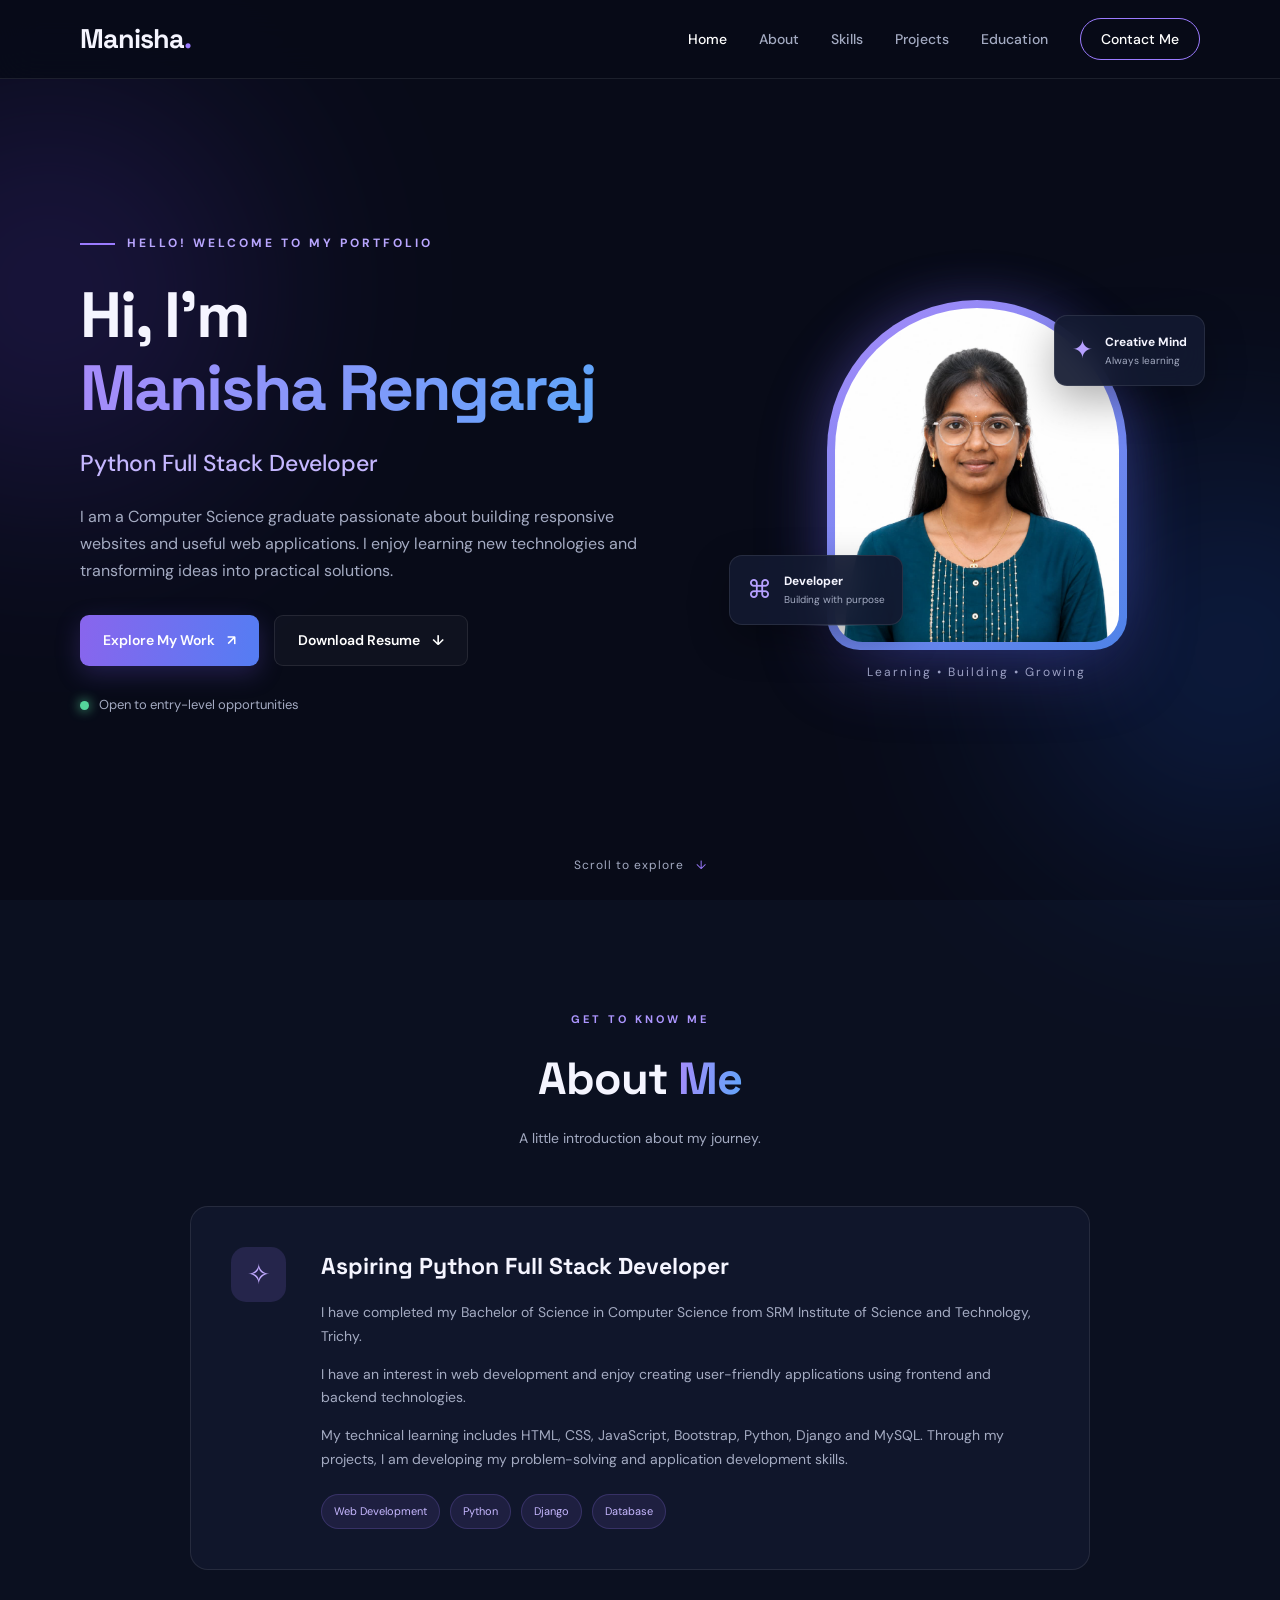
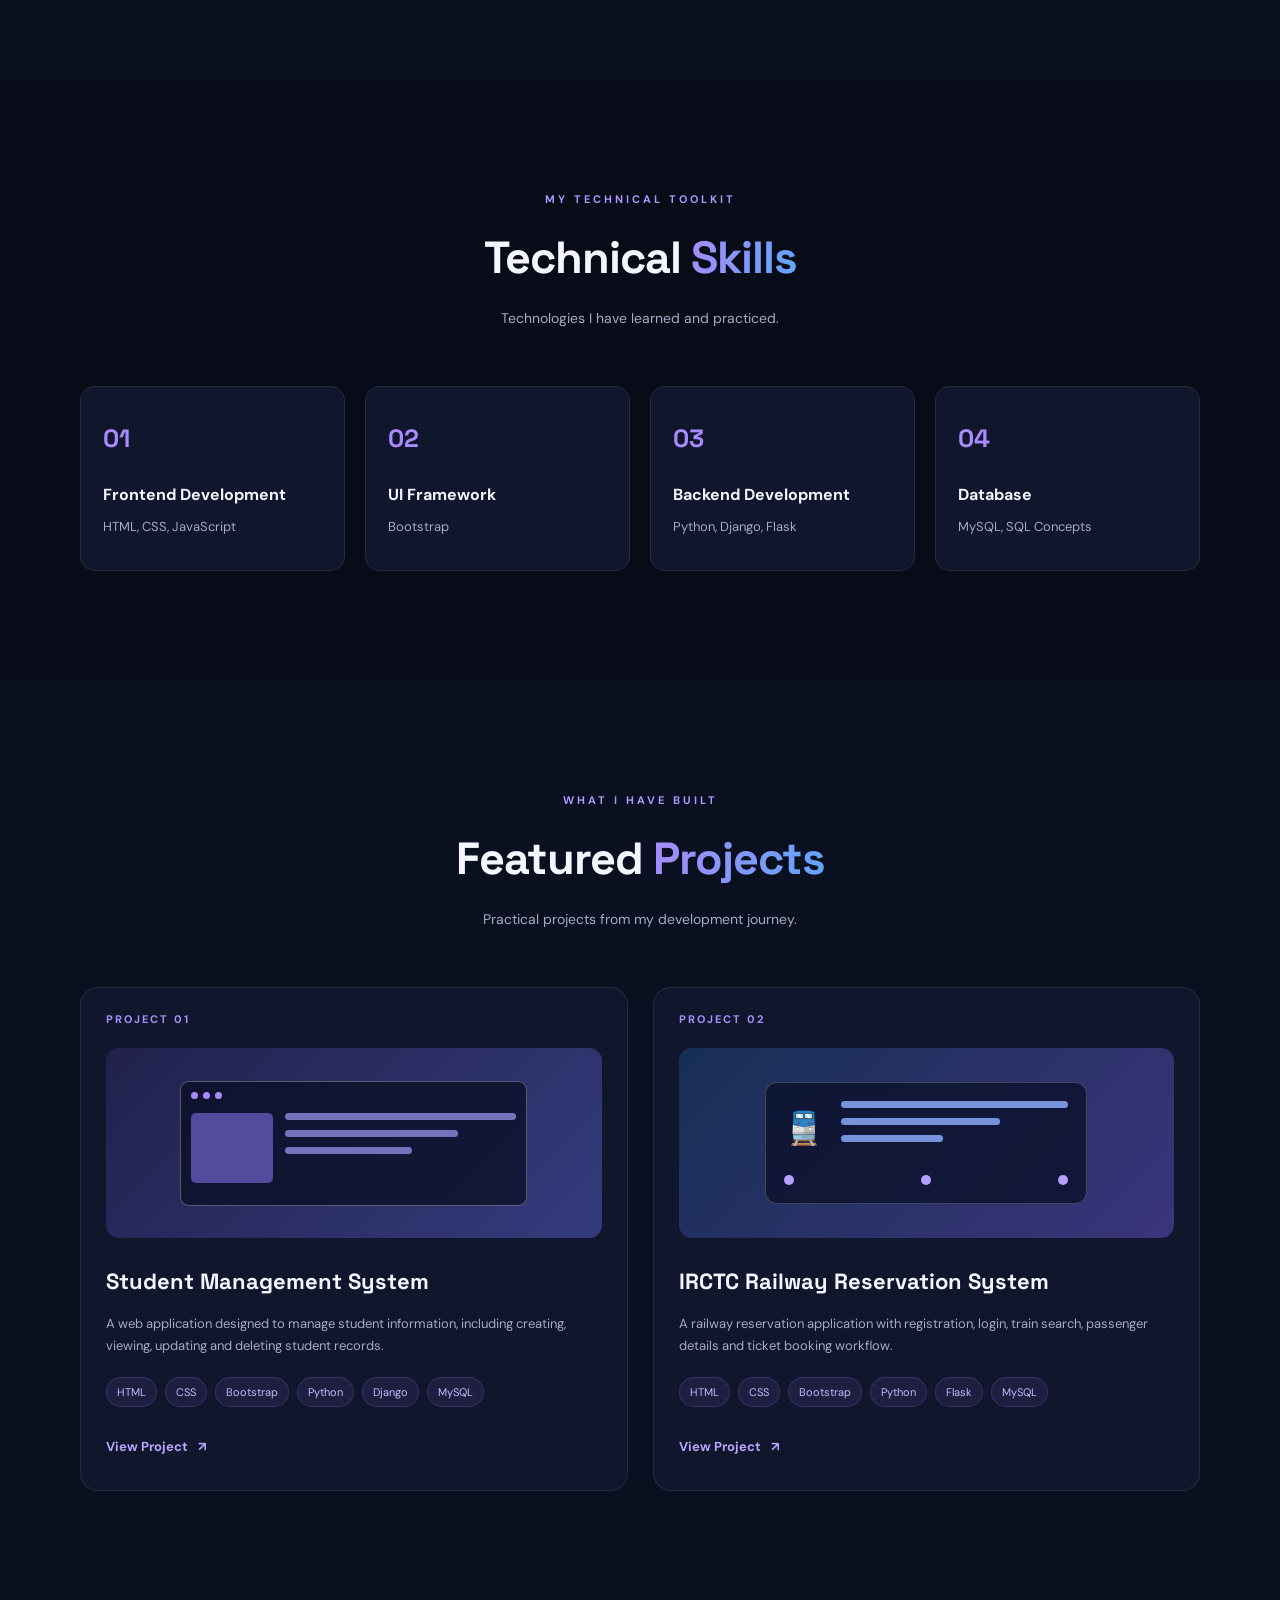
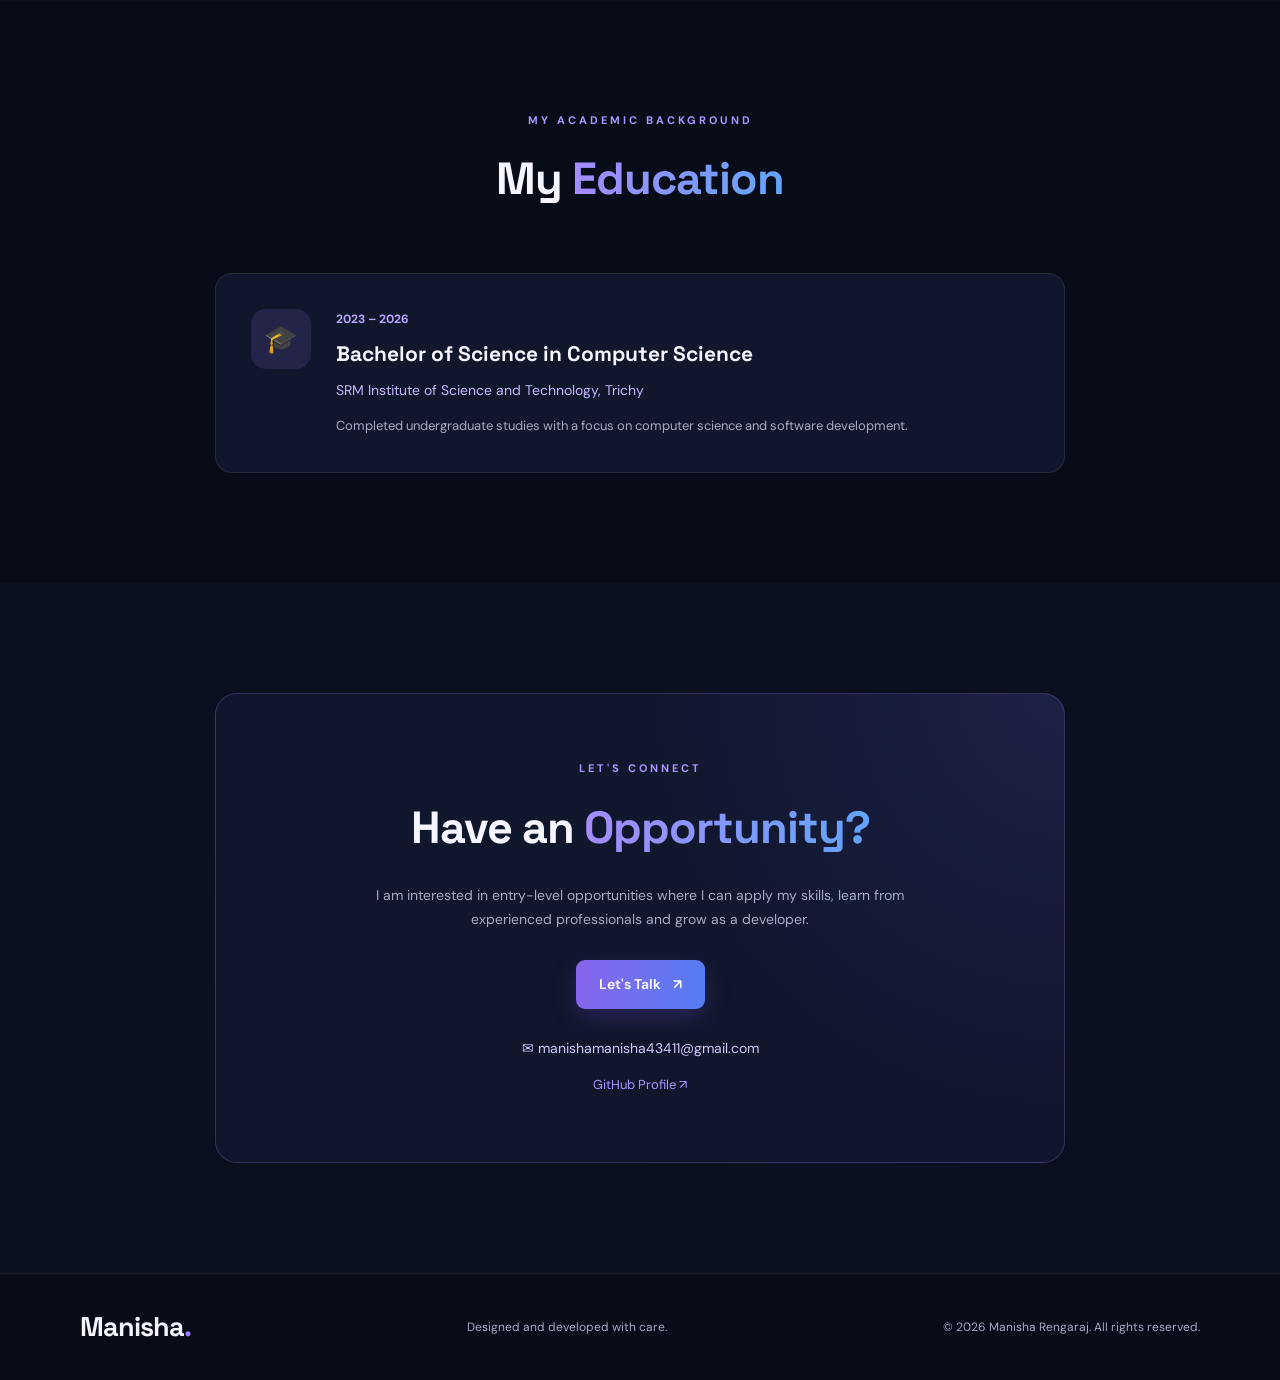
<file: index.html>
<!DOCTYPE html>
<html lang="en">
<head>
    <meta charset="UTF-8">
    <meta name="viewport" content="width=device-width, initial-scale=1.0">

    <meta name="description" content="Manisha Rengaraj - Python Full Stack Developer Portfolio">

    <title>Manisha Rengaraj | Python Full Stack Developer</title>

    <link rel="preconnect" href="https://fonts.googleapis.com">
    <link rel="preconnect" href="https://fonts.gstatic.com" crossorigin>

    <link href="https://fonts.googleapis.com/css2?family=DM+Sans:wght@400;500;600;700&family=Space+Grotesk:wght@400;500;600;700&display=swap" rel="stylesheet">

    <link rel="stylesheet" href="style.css">
</head>

<body>

    <!-- NAVBAR -->
    <header class="header">
        <nav class="navbar container">

            <a href="#home" class="logo">
                Manisha<span>.</span>
            </a>

            <button class="menu-toggle" id="menuToggle"
                aria-label="Open navigation menu"
                aria-expanded="false">
                <span></span>
                <span></span>
                <span></span>
            </button>

            <ul class="nav-links" id="navLinks">
                <li><a href="#home" class="nav-link active">Home</a></li>
                <li><a href="#about" class="nav-link">About</a></li>
                <li><a href="#skills" class="nav-link">Skills</a></li>
                <li><a href="#projects" class="nav-link">Projects</a></li>
                <li><a href="#education" class="nav-link">Education</a></li>
                <li><a href="#contact" class="nav-link contact-link">Contact Me</a></li>
            </ul>

        </nav>
    </header>


    <main>

        <!-- HERO SECTION -->
        <section class="hero section" id="home">

            <div class="hero-glow glow-one"></div>
            <div class="hero-glow glow-two"></div>

            <div class="container hero-container">

                <div class="hero-content reveal">

                    <p class="welcome-text">
                        <span class="welcome-line"></span>
                        HELLO! WELCOME TO MY PORTFOLIO
                    </p>

                    <h1>
                        Hi, I'm <br>
                        <span class="gradient-text">Manisha Rengaraj</span>
                    </h1>

                    <h2>Python Full Stack Developer</h2>

                    <p class="hero-description">
                        I am a Computer Science graduate passionate about
                        building responsive websites and useful web
                        applications. I enjoy learning new technologies
                        and transforming ideas into practical solutions.
                    </p>

                    <div class="hero-buttons">

                        <a href="#projects" class="btn primary-btn">
                            Explore My Work
                            <span>↗</span>
                        </a>

                        <a href="resume.pdf" class="btn secondary-btn" download>
                            Download Resume
                            <span>↓</span>
                        </a>

                    </div>

                    <div class="availability">
                        <span class="status-dot"></span>
                        Open to entry-level opportunities
                    </div>

                </div>


                <div class="hero-image-area reveal">

                    <div class="image-background"></div>

                    <div class="image-frame">
                        <img
                            src="images/profile%20photo.png"
                            alt="Portrait of Manisha Rengaraj"
                            class="profile-image">
                    </div>

                    <div class="floating-card card-top">
                        <span class="floating-icon">✦</span>
                        <div>
                            <strong>Creative Mind</strong>
                            <small>Always learning</small>
                        </div>
                    </div>

                    <div class="floating-card card-bottom">
                        <span class="floating-icon">⌘</span>
                        <div>
                            <strong>Developer</strong>
                            <small>Building with purpose</small>
                        </div>
                    </div>

                    <p class="image-caption">
                        Learning • Building • Growing
                    </p>

                </div>

            </div>

            <a href="#about" class="scroll-down">
                Scroll to explore <span>↓</span>
            </a>

        </section>


        <!-- ABOUT SECTION -->
        <section class="section about-section" id="about">

            <div class="container">

                <div class="section-heading reveal">
                    <p class="section-label">GET TO KNOW ME</p>
                    <h2>About <span class="gradient-text">Me</span></h2>
                    <p class="section-subtitle">
                        A little introduction about my journey.
                    </p>
                </div>

                <div class="about-card reveal">

                    <div class="about-icon">✧</div>

                    <div class="about-content">

                        <h3>Aspiring Python Full Stack Developer</h3>

                        <p>
                            I have completed my Bachelor of Science in
                            Computer Science from SRM Institute of Science
                            and Technology, Trichy.
                        </p>

                        <p>
                            I have an interest in web development and enjoy
                            creating user-friendly applications using
                            frontend and backend technologies.
                        </p>

                        <p>
                            My technical learning includes HTML, CSS,
                            JavaScript, Bootstrap, Python, Django and MySQL.
                            Through my projects, I am developing my
                            problem-solving and application development skills.
                        </p>

                        <div class="about-tags">
                            <span>Web Development</span>
                            <span>Python</span>
                            <span>Django</span>
                            <span>Database</span>
                        </div>

                    </div>

                </div>

            </div>

        </section>


        <!-- SKILLS SECTION -->
        <section class="section skills-section" id="skills">

            <div class="container">

                <div class="section-heading reveal">
                    <p class="section-label">MY TECHNICAL TOOLKIT</p>
                    <h2>Technical <span class="gradient-text">Skills</span></h2>
                    <p class="section-subtitle">
                        Technologies I have learned and practiced.
                    </p>
                </div>


                <div class="skills-grid">

                    <div class="skill-card reveal">
                        <div class="skill-icon">01</div>
                        <h3>Frontend Development</h3>
                        <p>HTML, CSS, JavaScript</p>
                    </div>

                    <div class="skill-card reveal">
                        <div class="skill-icon">02</div>
                        <h3>UI Framework</h3>
                        <p>Bootstrap</p>
                    </div>

                    <div class="skill-card reveal">
                        <div class="skill-icon">03</div>
                        <h3>Backend Development</h3>
                        <p>Python, Django, Flask</p>
                    </div>

                    <div class="skill-card reveal">
                        <div class="skill-icon">04</div>
                        <h3>Database</h3>
                        <p>MySQL, SQL Concepts</p>
                    </div>

                </div>

            </div>

        </section>


        <!-- PROJECTS SECTION -->
        <section class="section projects-section" id="projects">

            <div class="container">

                <div class="section-heading reveal">
                    <p class="section-label">WHAT I HAVE BUILT</p>
                    <h2>Featured <span class="gradient-text">Projects</span></h2>
                    <p class="section-subtitle">
                        Practical projects from my development journey.
                    </p>
                </div>


                <div class="projects-grid">

                    <!-- PROJECT ONE -->
                    <article class="project-card reveal">

                        <div class="project-number">PROJECT 01</div>

                        <div class="project-visual visual-one">
                            <div class="visual-window">
                                <div class="window-dots">
                                    <span></span>
                                    <span></span>
                                    <span></span>
                                </div>
                                <div class="visual-content">
                                    <div class="visual-sidebar"></div>
                                    <div class="visual-lines">
                                        <span></span>
                                        <span></span>
                                        <span></span>
                                    </div>
                                </div>
                            </div>
                        </div>

                        <div class="project-info">

                            <h3>Student Management System</h3>

                            <p>
                                A web application designed to manage student
                                information, including creating, viewing,
                                updating and deleting student records.
                            </p>

                            <div class="project-tags">
                                <span>HTML</span>
                                <span>CSS</span>
                                <span>Bootstrap</span>
                                <span>Python</span>
                                <span>Django</span>
                                <span>MySQL</span>
                            </div>
                           <a href="student-project.html" target="_blank" class="project-link">
    View Project <span>↗</span>
</a>

                        </div>

                    </article>


                    <!-- PROJECT TWO -->
                    <article class="project-card reveal">

                        <div class="project-number">PROJECT 02</div>

                        <div class="project-visual visual-two">
                            <div class="ticket-design">
                                <div class="ticket-icon">🚆</div>
                                <div class="ticket-lines">
                                    <span></span>
                                    <span></span>
                                    <span></span>
                                </div>
                                <div class="ticket-route">
                                    <span></span>
                                    <span></span>
                                    <span></span>
                                </div>
                            </div>
                        </div>

                        <div class="project-info">

                            <h3>IRCTC Railway Reservation System</h3>

                            <p>
                                A railway reservation application with
                                registration, login, train search,
                                passenger details and ticket booking workflow.
                            </p>

                            <div class="project-tags">
                                <span>HTML</span>
                                <span>CSS</span>
                                <span>Bootstrap</span>
                                <span>Python</span>
                                <span>Flask</span>
                                <span>MySQL</span>
                            </div>

                          <a href="irctc-project.html" class="project-link">
                           View Project <span>↗</span>
                          </a>

                        </div>

                    </article>

                </div>

            </div>

        </section>


        <!-- EDUCATION SECTION -->
        <section class="section education-section" id="education">

            <div class="container">

                <div class="section-heading reveal">
                    <p class="section-label">MY ACADEMIC BACKGROUND</p>
                    <h2>My <span class="gradient-text">Education</span></h2>
                </div>

                <div class="education-card reveal">

                    <div class="education-icon">🎓</div>

                    <div>
                        <p class="education-year">2023 – 2026</p>

                        <h3>Bachelor of Science in Computer Science</h3>

                        <p class="college-name">
                            SRM Institute of Science and Technology, Trichy
                        </p>

                        <p class="education-description">
                            Completed undergraduate studies with a focus
                            on computer science and software development.
                        </p>
                    </div>

                </div>

            </div>

        </section>


        <!-- CONTACT SECTION -->
        <section class="section contact-section" id="contact">

            <div class="container">

                <div class="contact-card reveal">

                    <p class="section-label">LET'S CONNECT</p>

                    <h2>
                        Have an <span class="gradient-text">Opportunity?</span>
                    </h2>

                    <p>
                        I am interested in entry-level opportunities where
                        I can apply my skills, learn from experienced
                        professionals and grow as a developer.
                    </p>

                    <a href="mailto:manishamanisha43411@gmail.com"
                       class="btn primary-btn">
                        Let's Talk <span>↗</span>
                    </a>

                    <div class="contact-email">
                        <span>✉</span>
                        manishamanisha43411@gmail.com
                    </div>

                    <a
                        href="https://github.com/manishamanisha43411-del"
                        target="_blank"
                        rel="noopener noreferrer"
                        class="github-link">
                        GitHub Profile ↗
                    </a>

                </div>

            </div>

        </section>

    </main>


    <!-- FOOTER -->
    <footer class="footer">

        <div class="container footer-content">

            <a href="#home" class="logo">
                Manisha<span>.</span>
            </a>

            <p>
                Designed and developed with care.
            </p>

            <p class="copyright">
                © <span id="year"></span> Manisha Rengaraj.
                All rights reserved.
            </p>

        </div>

    </footer>


    <script src="script.js"></script>

</body>
</html>
</file>
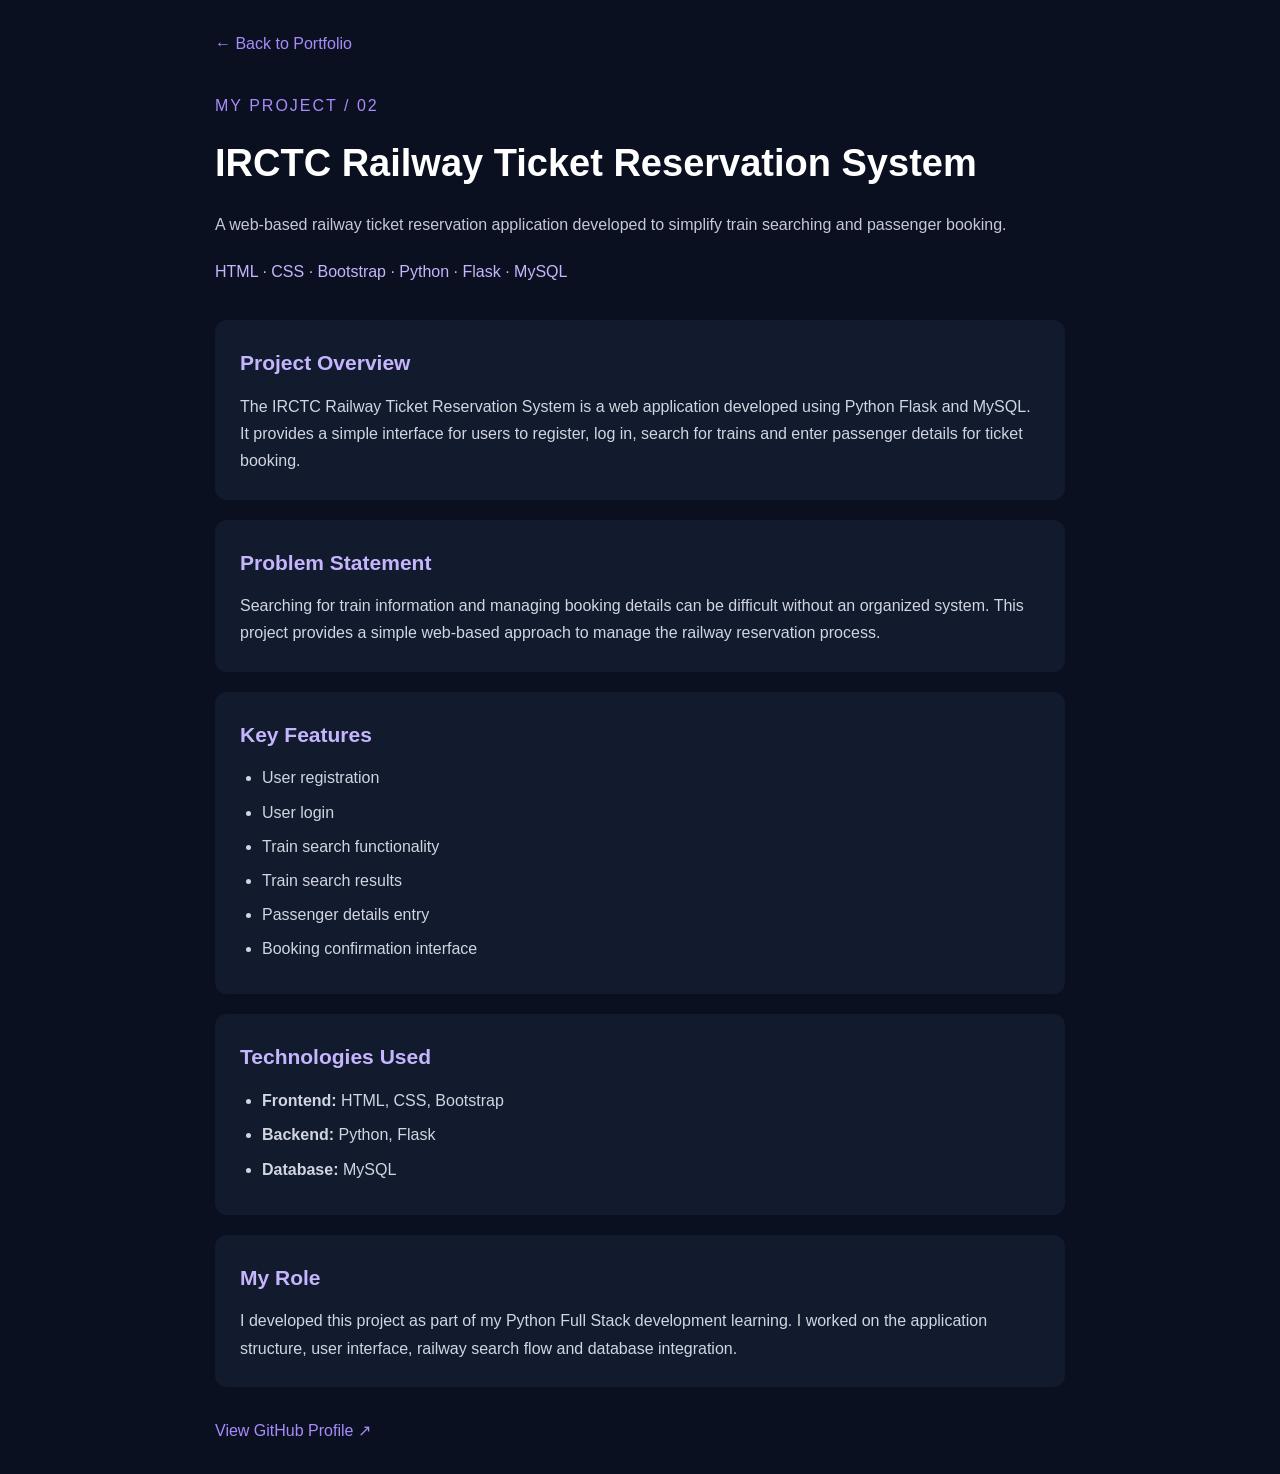
<file: irctc-project.html>
<!DOCTYPE html>
<html lang="en">
<head>
    <meta charset="UTF-8">
    <meta name="viewport" content="width=device-width, initial-scale=1.0">
    <title>IRCTC Railway Reservation System | My Portfolio</title>
    <style>
        * {
            margin: 0;
            padding: 0;
            box-sizing: border-box;
        }
        body {
            font-family: Arial, sans-serif;
            background: #0b1020;
            color: #ffffff;
            line-height: 1.7;
            padding: 30px 20px;
        }
        .container {
            max-width: 850px;
            margin: auto;
        }
        a {
            color: #a78bfa;
            text-decoration: none;
        }
        .back {
            display: inline-block;
            margin-bottom: 35px;
        }
        .tag {
            color: #a78bfa;
            letter-spacing: 2px;
            margin-bottom: 12px;
        }
        h1 {
            font-size: 38px;
            margin-bottom: 15px;
        }
        .intro {
            color: #c5c9d6;
            margin-bottom: 20px;
        }
        .tech {
            color: #c4b5fd;
            margin-bottom: 35px;
        }
        section {
            background: #121a2e;
            padding: 25px;
            border-radius: 12px;
            margin-bottom: 20px;
        }
        h2 {
            font-size: 21px;
            margin-bottom: 12px;
            color: #c4b5fd;
        }
        p, li {
            color: #d1d5e0;
        }
        ul {
            padding-left: 22px;
        }
        li {
            margin-bottom: 7px;
        }
        .source {
            display: inline-block;
            margin-top: 10px;
        }
    </style>
</head>
<body>
    <main class="container">

        <a class="back" href="index.html#projects">← Back to Portfolio</a>

        <p class="tag">MY PROJECT / 02</p>

        <h1>IRCTC Railway Ticket Reservation System</h1>

        <p class="intro">
            A web-based railway ticket reservation application
            developed to simplify train searching and passenger booking.
        </p>

        <p class="tech">
            HTML · CSS · Bootstrap · Python · Flask · MySQL
        </p>

        <section>
            <h2>Project Overview</h2>
            <p>
                The IRCTC Railway Ticket Reservation System is a web
                application developed using Python Flask and MySQL.
                It provides a simple interface for users to register,
                log in, search for trains and enter passenger details
                for ticket booking.
            </p>
        </section>

        <section>
            <h2>Problem Statement</h2>
            <p>
                Searching for train information and managing booking
                details can be difficult without an organized system.
                This project provides a simple web-based approach to
                manage the railway reservation process.
            </p>
        </section>

        <section>
            <h2>Key Features</h2>
            <ul>
                <li>User registration</li>
                <li>User login</li>
                <li>Train search functionality</li>
                <li>Train search results</li>
                <li>Passenger details entry</li>
                <li>Booking confirmation interface</li>
            </ul>
        </section>

        <section>
            <h2>Technologies Used</h2>
            <ul>
                <li><strong>Frontend:</strong> HTML, CSS, Bootstrap</li>
                <li><strong>Backend:</strong> Python, Flask</li>
                <li><strong>Database:</strong> MySQL</li>
            </ul>
        </section>

        <section>
            <h2>My Role</h2>
            <p>
                I developed this project as part of my Python Full Stack
                development learning. I worked on the application
                structure, user interface, railway search flow and
                database integration.
            </p>
        </section>

        <a class="source"
           href="https://github.com/manishamanisha43411-del"
           target="_blank" rel="noopener noreferrer">
            View GitHub Profile ↗
        </a>

    </main>
</body>
</html>
</file>
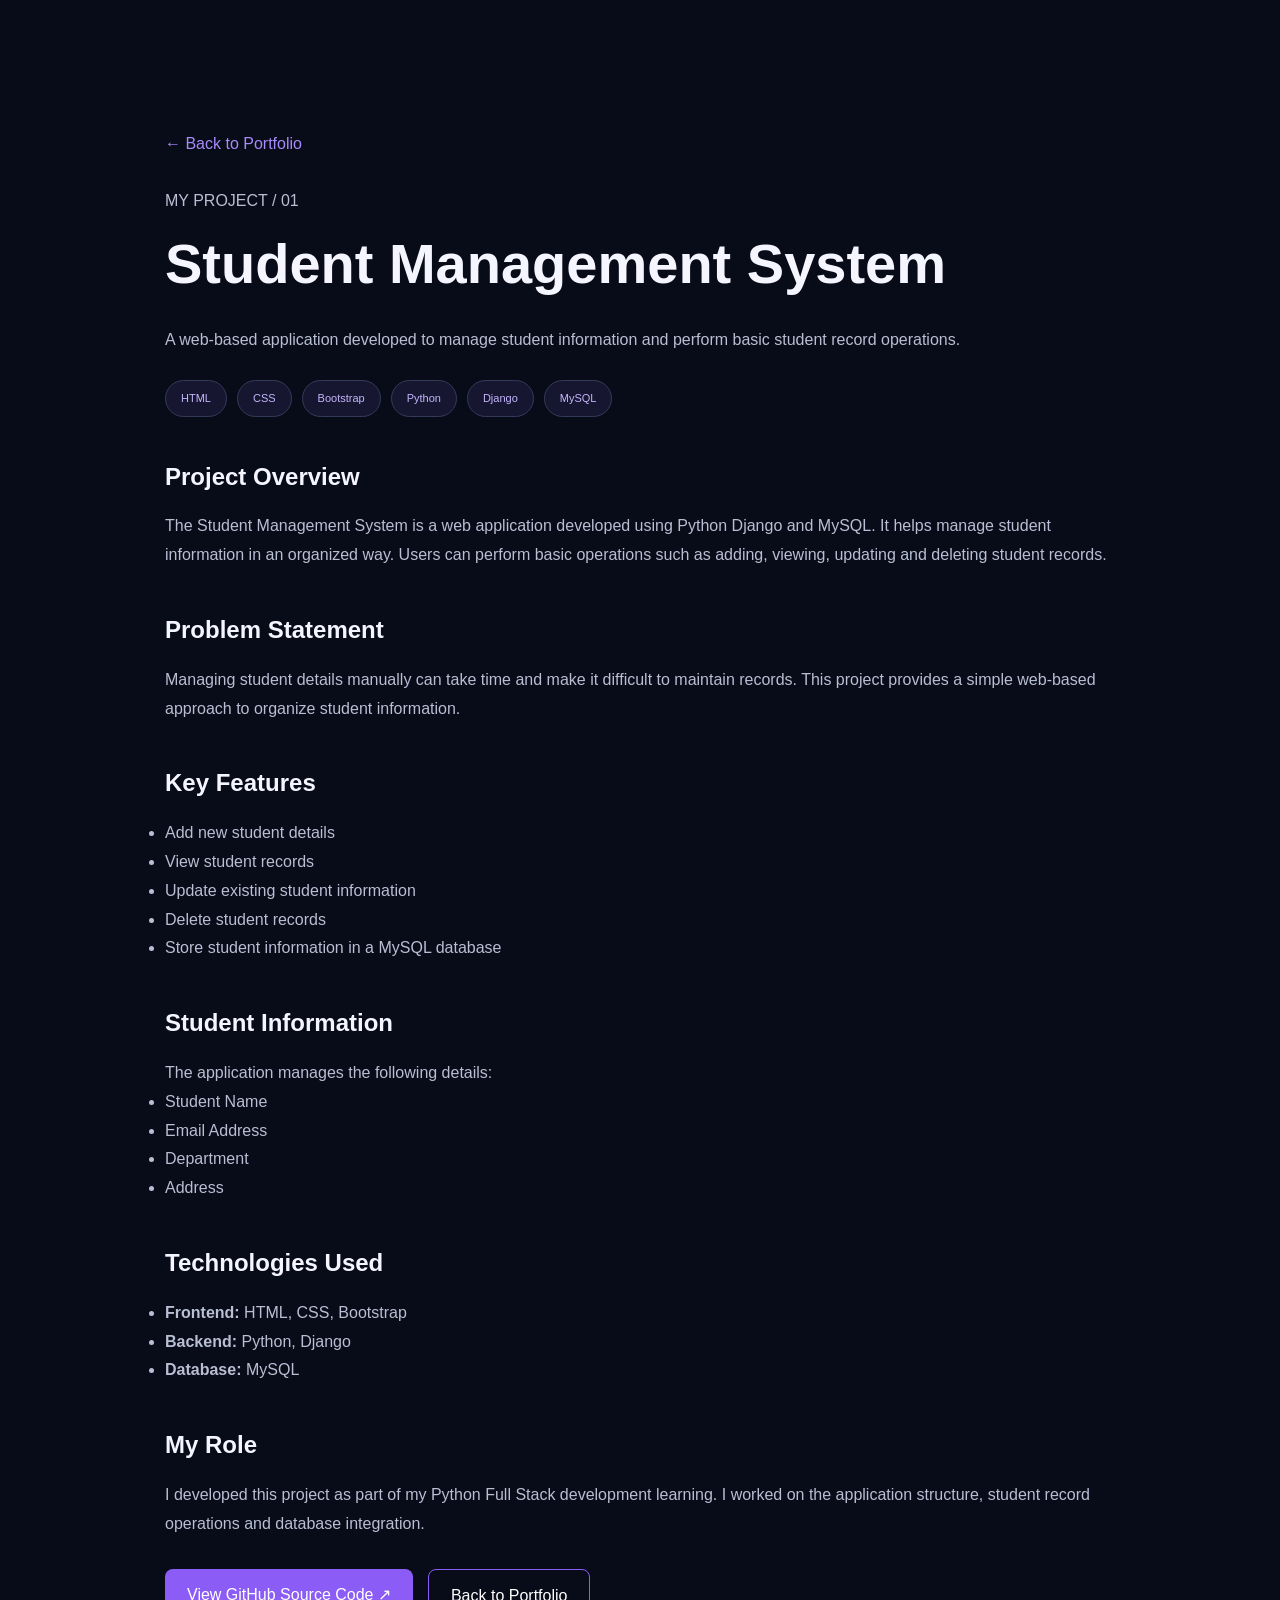
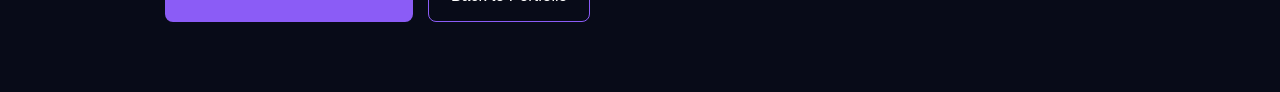
<file: student-project.html>
<!DOCTYPE html>
<html lang="en">
<head>
    <meta charset="UTF-8">
    <meta name="viewport" content="width=device-width, initial-scale=1.0">

    <title>Student Management System | Manisha Rengaraj</title>

    <link rel="stylesheet" href="style.css">

    <style>
        .project-details {
            max-width: 1000px;
            margin: 130px auto 70px;
            padding: 0 25px;
        }

        .back-link {
            display: inline-block;
            margin-bottom: 30px;
            color: #a78bfa;
            text-decoration: none;
        }

        .project-details h1 {
            font-size: clamp(2rem, 5vw, 3.5rem);
            margin-bottom: 15px;
        }

        .project-details h2 {
            margin-top: 40px;
            margin-bottom: 15px;
        }

        .project-details p,
        .project-details li {
            color: #b8bfd3;
            line-height: 1.8;
        }

        .project-tags {
            display: flex;
            flex-wrap: wrap;
            gap: 10px;
            margin: 25px 0;
        }

        .project-tags span {
            padding: 8px 15px;
            border: 1px solid #343b59;
            border-radius: 20px;
            color: #c4b5fd;
        }

        .project-actions {
            display: flex;
            flex-wrap: wrap;
            gap: 15px;
            margin-top: 30px;
        }

        .project-actions a {
            display: inline-block;
            padding: 12px 22px;
            border-radius: 8px;
            text-decoration: none;
        }

        .github-button {
            background: #8b5cf6;
            color: white;
        }

        .home-button {
            border: 1px solid #8b5cf6;
            color: white;
        }

        @media (max-width: 600px) {
            .project-details {
                margin-top: 110px;
            }
        }
    </style>
</head>

<body>

    <main class="project-details">

        <a href="index.html#projects" class="back-link">
            ← Back to Portfolio
        </a>

        <p>MY PROJECT / 01</p>

        <h1>Student Management System</h1>

        <p>
            A web-based application developed to manage student
            information and perform basic student record operations.
        </p>

        <div class="project-tags">
            <span>HTML</span>
            <span>CSS</span>
            <span>Bootstrap</span>
            <span>Python</span>
            <span>Django</span>
            <span>MySQL</span>
        </div>

        <h2>Project Overview</h2>

        <p>
            The Student Management System is a web application
            developed using Python Django and MySQL. It helps
            manage student information in an organized way.
            Users can perform basic operations such as adding,
            viewing, updating and deleting student records.
        </p>

        <h2>Problem Statement</h2>

        <p>
            Managing student details manually can take time and
            make it difficult to maintain records. This project
            provides a simple web-based approach to organize
            student information.
        </p>

        <h2>Key Features</h2>

        <ul>
            <li>Add new student details</li>
            <li>View student records</li>
            <li>Update existing student information</li>
            <li>Delete student records</li>
            <li>Store student information in a MySQL database</li>
        </ul>

        <h2>Student Information</h2>

        <p>The application manages the following details:</p>

        <ul>
            <li>Student Name</li>
            <li>Email Address</li>
            <li>Department</li>
            <li>Address</li>
        </ul>

        <h2>Technologies Used</h2>

        <ul>
            <li><strong>Frontend:</strong> HTML, CSS, Bootstrap</li>
            <li><strong>Backend:</strong> Python, Django</li>
            <li><strong>Database:</strong> MySQL</li>
        </ul>

        <h2>My Role</h2>

        <p>
            I developed this project as part of my Python Full Stack
            development learning. I worked on the application
            structure, student record operations and database
            integration.
        </p>

        <div class="project-actions">

            <a
                href="https://github.com/manishamanisha43411-del/Student-Management-System"
                target="_blank"
                rel="noopener noreferrer"
                class="github-button">
                View GitHub Source Code ↗
            </a>

            <a href="index.html#projects" class="home-button">
                Back to Portfolio
            </a>

        </div>

    </main>

</body>
</html>
</file>
<file: style.css>
/* ==============================
   GLOBAL SETTINGS
================================= */

:root {
    --background: #080b18;
    --surface: #10162b;
    --surface-light: #151d36;
    --primary: #9b7bff;
    --secondary: #5c8dff;
    --text: #f5f5ff;
    --muted: #a4abc2;
    --border: rgba(255, 255, 255, 0.09);
}

* {
    margin: 0;
    padding: 0;
    box-sizing: border-box;
    scroll-behavior: smooth;
}

body {
    background: var(--background);
    color: var(--text);
    font-family: "DM Sans", sans-serif;
    line-height: 1.7;
    overflow-x: hidden;
}

a {
    color: inherit;
    text-decoration: none;
}

button {
    font: inherit;
}

.container {
    width: min(1120px, 90%);
    margin: auto;
}

.section {
    padding: 110px 0;
}

.gradient-text {
    background: linear-gradient(100deg, #a78bfa, #60a5fa);
    -webkit-background-clip: text;
    background-clip: text;
    color: transparent;
}


/* ==============================
   NAVBAR
================================= */

.header {
    position: fixed;
    top: 0;
    left: 0;
    width: 100%;
    z-index: 1000;
    background: rgba(8, 11, 24, 0.85);
    backdrop-filter: blur(18px);
    border-bottom: 1px solid var(--border);
}

.navbar {
    min-height: 78px;
    display: flex;
    align-items: center;
    justify-content: space-between;
}

.logo {
    font-family: "Space Grotesk", sans-serif;
    font-size: 27px;
    font-weight: 700;
    letter-spacing: -1px;
}

.logo span {
    color: var(--primary);
}

.nav-links {
    display: flex;
    align-items: center;
    gap: 32px;
    list-style: none;
}

.nav-link {
    color: var(--muted);
    font-size: 14px;
    font-weight: 500;
    transition: 0.3s;
}

.nav-link:hover,
.nav-link.active {
    color: #ffffff;
}

.contact-link {
    padding: 11px 20px;
    border: 1px solid var(--primary);
    border-radius: 30px;
    color: white;
}

.contact-link:hover {
    background: var(--primary);
}

.menu-toggle {
    display: none;
    background: transparent;
    border: 0;
    cursor: pointer;
}

.menu-toggle span {
    display: block;
    width: 25px;
    height: 2px;
    background: white;
    margin: 6px 0;
}


/* ==============================
   HERO SECTION
================================= */

.hero {
    min-height: 100vh;
    padding-top: 150px;
    padding-bottom: 100px;
    position: relative;
    display: flex;
    align-items: center;
}

.hero-container {
    display: grid;
    grid-template-columns: 1.15fr 0.85fr;
    align-items: center;
    gap: 70px;
}

.hero-glow {
    position: absolute;
    width: 400px;
    height: 400px;
    border-radius: 50%;
    filter: blur(120px);
    opacity: 0.18;
    pointer-events: none;
}

.glow-one {
    background: #7648ff;
    top: 10%;
    left: -150px;
}

.glow-two {
    background: #246bff;
    bottom: 5%;
    right: -150px;
}

.hero-content {
    position: relative;
    z-index: 2;
}

.welcome-text {
    color: #b9a6ff;
    font-size: 12px;
    letter-spacing: 3px;
    font-weight: 700;
    margin-bottom: 25px;
    display: flex;
    align-items: center;
    gap: 12px;
}

.welcome-line {
    width: 35px;
    height: 2px;
    background: var(--primary);
}

.hero h1 {
    font-family: "Space Grotesk", sans-serif;
    font-size: clamp(42px, 5vw, 68px);
    line-height: 1.15;
    letter-spacing: -2px;
    margin-bottom: 18px;
}

.hero h2 {
    color: #c5b7ff;
    font-size: 23px;
    font-weight: 500;
    margin-bottom: 20px;
}

.hero-description {
    max-width: 560px;
    color: var(--muted);
    font-size: 16px;
    margin-bottom: 30px;
}

.hero-buttons {
    display: flex;
    flex-wrap: wrap;
    gap: 15px;
    margin-bottom: 28px;
}

.btn {
    display: inline-flex;
    align-items: center;
    justify-content: center;
    gap: 12px;
    padding: 13px 23px;
    border-radius: 9px;
    font-weight: 600;
    font-size: 14px;
    transition: 0.3s;
}

.primary-btn {
    background: linear-gradient(100deg, #8965ed, #547df3);
    color: white;
    box-shadow: 0 8px 25px rgba(115, 88, 230, 0.25);
}

.primary-btn:hover {
    transform: translateY(-4px);
    box-shadow: 0 12px 30px rgba(115, 88, 230, 0.4);
}

.secondary-btn {
    border: 1px solid var(--border);
    color: white;
    background: rgba(255, 255, 255, 0.03);
}

.secondary-btn:hover {
    border-color: var(--primary);
    transform: translateY(-4px);
}

.availability {
    color: var(--muted);
    font-size: 13px;
    display: flex;
    align-items: center;
    gap: 10px;
}

.status-dot {
    width: 9px;
    height: 9px;
    border-radius: 50%;
    background: #54d69b;
    box-shadow: 0 0 12px #54d69b;
}


/* ==============================
   HERO IMAGE
================================= */

.hero-image-area {
    min-height: 430px;
    position: relative;
    display: flex;
    justify-content: center;
    align-items: center;
}

.image-background {
    position: absolute;
    width: 310px;
    height: 350px;
    border-radius: 45% 45% 30% 30%;
    background: linear-gradient(140deg, #8060e9, #2d68ca);
    opacity: 0.25;
    filter: blur(25px);
}

.image-frame {
    width: 300px;
    height: 350px;
    padding: 8px;
    position: relative;
    z-index: 1;
    border-radius: 160px 160px 35px 35px;
    background: linear-gradient(145deg, #a78bfa, #4e83e8);
    box-shadow: 0 20px 70px rgba(100, 87, 220, 0.25);
}

.profile-image {
    display: block;
    width: 100%;
    height: 100%;
    object-fit: cover;
    object-position: center top;
    border-radius: 155px 155px 30px 30px;
}

.floating-card {
    position: absolute;
    z-index: 3;
    display: flex;
    align-items: center;
    gap: 12px;
    padding: 13px 17px;
    border: 1px solid var(--border);
    background: rgba(19, 25, 48, 0.92);
    backdrop-filter: blur(15px);
    border-radius: 13px;
    box-shadow: 0 15px 40px rgba(0, 0, 0, 0.3);
}

.card-top {
    top: 55px;
    right: -5px;
}

.card-bottom {
    bottom: 65px;
    left: -25px;
}

.floating-icon {
    font-size: 25px;
    color: #b6a0ff;
}

.floating-card strong,
.floating-card small {
    display: block;
}

.floating-card strong {
    font-size: 12px;
}

.floating-card small {
    font-size: 10px;
    color: var(--muted);
}

.image-caption {
    position: absolute;
    bottom: 8px;
    color: var(--muted);
    font-size: 12px;
    letter-spacing: 2px;
}

.scroll-down {
    position: absolute;
    bottom: 25px;
    left: 50%;
    transform: translateX(-50%);
    color: var(--muted);
    font-size: 12px;
    letter-spacing: 1px;
}

.scroll-down span {
    color: var(--primary);
    margin-left: 8px;
}


/* ==============================
   SECTION HEADINGS
================================= */

.section-heading {
    text-align: center;
    margin-bottom: 55px;
}

.section-label {
    color: #ad96ff;
    font-size: 11px;
    font-weight: 700;
    letter-spacing: 3px;
    margin-bottom: 12px;
}

.section-heading h2,
.contact-card h2 {
    font-family: "Space Grotesk", sans-serif;
    font-size: clamp(32px, 4vw, 45px);
    letter-spacing: -1px;
}

.section-subtitle {
    color: var(--muted);
    margin-top: 10px;
    font-size: 14px;
}


/* ==============================
   ABOUT
================================= */

.about-section {
    background: #0b1020;
}

.about-card {
    max-width: 900px;
    margin: auto;
    display: grid;
    grid-template-columns: 65px 1fr;
    gap: 25px;
    padding: 40px;
    background: var(--surface);
    border: 1px solid var(--border);
    border-radius: 18px;
}

.about-icon {
    width: 55px;
    height: 55px;
    border-radius: 15px;
    display: grid;
    place-items: center;
    background: rgba(155, 123, 255, 0.15);
    color: #c1aaff;
    font-size: 28px;
}

.about-content h3 {
    font-family: "Space Grotesk", sans-serif;
    font-size: 23px;
    margin-bottom: 15px;
}

.about-content p {
    color: var(--muted);
    font-size: 14px;
    margin-bottom: 14px;
}

.about-tags {
    display: flex;
    flex-wrap: wrap;
    gap: 10px;
    margin-top: 22px;
}

.about-tags span,
.project-tags span {
    padding: 7px 12px;
    border-radius: 30px;
    background: rgba(155, 123, 255, 0.1);
    border: 1px solid rgba(155, 123, 255, 0.2);
    color: #c7b8ff;
    font-size: 11px;
}


/* ==============================
   SKILLS
================================= */

.skills-grid {
    display: grid;
    grid-template-columns: repeat(4, 1fr);
    gap: 20px;
}

.skill-card {
    padding: 30px 22px;
    min-height: 185px;
    background: var(--surface);
    border: 1px solid var(--border);
    border-radius: 15px;
    transition: 0.3s;
}

.skill-card:hover {
    transform: translateY(-8px);
    border-color: var(--primary);
    background: var(--surface-light);
}

.skill-icon {
    color: #a98aff;
    font-family: "Space Grotesk", sans-serif;
    font-size: 25px;
    font-weight: 700;
    margin-bottom: 22px;
}

.skill-card h3 {
    font-size: 16px;
    margin-bottom: 8px;
}

.skill-card p {
    color: var(--muted);
    font-size: 13px;
}


/* ==============================
   PROJECTS
================================= */

.projects-section {
    background: #0b1020;
}

.projects-grid {
    display: grid;
    grid-template-columns: repeat(2, 1fr);
    gap: 25px;
}

.project-card {
    background: var(--surface);
    border: 1px solid var(--border);
    border-radius: 18px;
    overflow: hidden;
    transition: 0.35s;
}

.project-card:hover {
    transform: translateY(-8px);
    border-color: rgba(155, 123, 255, 0.6);
    box-shadow: 0 20px 50px rgba(0, 0, 0, 0.25);
}

.project-number {
    padding: 22px 25px 0;
    color: #a990ff;
    font-size: 11px;
    font-weight: 700;
    letter-spacing: 2px;
}

.project-visual {
    height: 190px;
    margin: 20px 25px;
    border-radius: 13px;
    display: grid;
    place-items: center;
    overflow: hidden;
}

.visual-one {
    background: linear-gradient(135deg, #22214c, #343b7d);
}

.visual-two {
    background: linear-gradient(135deg, #172f54, #3b347b);
}

.visual-window {
    width: 70%;
    height: 125px;
    border: 1px solid rgba(255,255,255,0.3);
    border-radius: 9px;
    background: rgba(10, 14, 35, 0.75);
    padding: 10px;
}

.window-dots {
    display: flex;
    gap: 5px;
}

.window-dots span {
    width: 7px;
    height: 7px;
    border-radius: 50%;
    background: #a78bfa;
}

.visual-content {
    display: flex;
    gap: 12px;
    margin-top: 14px;
}

.visual-sidebar {
    width: 25%;
    height: 70px;
    border-radius: 5px;
    background: #554b9e;
}

.visual-lines {
    flex: 1;
}

.visual-lines span,
.ticket-lines span {
    display: block;
    height: 7px;
    border-radius: 10px;
    margin-bottom: 10px;
    background: #7474bd;
}

.visual-lines span:nth-child(2) {
    width: 75%;
}

.visual-lines span:nth-child(3) {
    width: 55%;
}

.ticket-design {
    width: 65%;
    padding: 18px;
    background: rgba(13, 19, 47, 0.85);
    border: 1px solid rgba(255,255,255,0.2);
    border-radius: 12px;
    display: grid;
    grid-template-columns: 45px 1fr;
    gap: 12px;
}

.ticket-icon {
    font-size: 32px;
}

.ticket-lines span {
    background: #7892dc;
}

.ticket-lines span:nth-child(2) {
    width: 70%;
}

.ticket-lines span:nth-child(3) {
    width: 45%;
}

.ticket-route {
    grid-column: 1 / -1;
    display: flex;
    justify-content: space-between;
    margin-top: 8px;
}

.ticket-route span {
    width: 10px;
    height: 10px;
    border-radius: 50%;
    background: #b6a0ff;
}

.project-info {
    padding: 5px 25px 30px;
}

.project-info h3 {
    font-family: "Space Grotesk", sans-serif;
    font-size: 22px;
    margin-bottom: 12px;
}

.project-info p {
    color: var(--muted);
    font-size: 13px;
    margin-bottom: 20px;
}

.project-tags {
    display: flex;
    flex-wrap: wrap;
    gap: 8px;
    margin-bottom: 25px;
}

.project-tags span {
    padding: 5px 10px;
}

.project-link {
    display: inline-flex;
    align-items: center;
    gap: 10px;
    color: #b9a6ff;
    font-size: 13px;
    font-weight: 700;
}

.project-link:hover {
    color: white;
}


/* ==============================
   EDUCATION
================================= */

.education-card {
    max-width: 850px;
    margin: auto;
    padding: 35px;
    display: flex;
    gap: 25px;
    align-items: flex-start;
    background: var(--surface);
    border: 1px solid var(--border);
    border-radius: 17px;
}

.education-icon {
    width: 60px;
    height: 60px;
    flex-shrink: 0;
    display: grid;
    place-items: center;
    background: rgba(155, 123, 255, 0.14);
    border-radius: 15px;
    font-size: 27px;
}

.education-year {
    color: #b9a6ff;
    font-size: 12px;
    font-weight: 700;
    margin-bottom: 7px;
}

.education-card h3 {
    font-family: "Space Grotesk", sans-serif;
    font-size: 21px;
}

.college-name {
    color: #c5b7ff;
    margin-top: 7px;
    font-size: 14px;
}

.education-description {
    color: var(--muted);
    font-size: 13px;
    margin-top: 12px;
}


/* ==============================
   CONTACT
================================= */

.contact-section {
    background: #0b1020;
}

.contact-card {
    max-width: 850px;
    margin: auto;
    padding: 65px 30px;
    text-align: center;
    border-radius: 22px;
    border: 1px solid rgba(155, 123, 255, 0.25);
    background:
        radial-gradient(circle at top right, rgba(100, 90, 220, 0.16), transparent 45%),
        var(--surface);
}

.contact-card h2 {
    margin-bottom: 18px;
}

.contact-card > p:not(.section-label) {
    max-width: 570px;
    margin: 0 auto 28px;
    color: var(--muted);
    font-size: 14px;
}

.contact-email {
    margin-top: 28px;
    color: #d2c8ff;
    font-size: 14px;
}

.github-link {
    display: inline-block;
    margin-top: 13px;
    color: #a995ff;
    font-size: 13px;
}

.github-link:hover {
    color: white;
}


/* ==============================
   FOOTER
================================= */

.footer {
    padding: 30px 0;
    border-top: 1px solid var(--border);
}

.footer-content {
    display: flex;
    align-items: center;
    justify-content: space-between;
    gap: 20px;
}

.footer-content p {
    color: var(--muted);
    font-size: 12px;
}

.copyright {
    text-align: right;
}


/* ==============================
   REVEAL ANIMATION
================================= */

.reveal {
    opacity: 0;
    transform: translateY(25px);
    transition: opacity 0.7s ease, transform 0.7s ease;
}

.reveal.visible {
    opacity: 1;
    transform: translateY(0);
}


/* ==============================
   RESPONSIVE DESIGN
================================= */

@media (max-width: 900px) {

    .nav-links {
        gap: 18px;
    }

    .hero-container {
        gap: 30px;
    }

    .skills-grid {
        grid-template-columns: repeat(2, 1fr);
    }

    .hero h1 {
        font-size: 48px;
    }
}


@media (max-width: 700px) {

    .section {
        padding: 85px 0;
    }

    .navbar {
        min-height: 70px;
    }

    .menu-toggle {
        display: block;
    }

    .nav-links {
        position: absolute;
        top: 70px;
        left: 0;
        width: 100%;
        padding: 25px 5%;
        display: none;
        flex-direction: column;
        align-items: stretch;
        gap: 18px;
        background: #10162b;
        border-bottom: 1px solid var(--border);
    }

    .nav-links.show {
        display: flex;
    }

    .nav-link {
        display: block;
        padding: 8px 0;
    }

    .contact-link {
        text-align: center;
    }

    .hero {
        padding-top: 120px;
        padding-bottom: 80px;
    }

    .hero-container {
        grid-template-columns: 1fr;
        gap: 45px;
    }

    .hero-content {
        text-align: center;
    }

    .welcome-text {
        justify-content: center;
        font-size: 10px;
        letter-spacing: 2px;
    }

    .hero h1 {
        font-size: clamp(38px, 10vw, 52px);
    }

    .hero h2 {
        font-size: 20px;
    }

    .hero-description {
        margin-left: auto;
        margin-right: auto;
    }

    .hero-buttons {
        justify-content: center;
    }

    .availability {
        justify-content: center;
    }

    .hero-image-area {
        min-height: 390px;
    }

    .image-frame {
        width: 260px;
        height: 310px;
    }

    .card-top {
        right: 0;
    }

    .card-bottom {
        left: 0;
    }

    .scroll-down {
        display: none;
    }

    .about-card {
        grid-template-columns: 1fr;
        padding: 28px;
    }

    .projects-grid {
        grid-template-columns: 1fr;
    }

    .education-card {
        padding: 25px;
    }

    .footer-content {
        flex-direction: column;
        text-align: center;
    }

    .copyright {
        text-align: center;
    }

}


@media (max-width: 420px) {

    .skills-grid {
        grid-template-columns: 1fr;
    }

    .hero-buttons {
        flex-direction: column;
    }

    .hero-buttons .btn {
        width: 100%;
    }

    .floating-card {
        padding: 10px;
    }

    .card-top {
        right: -8px;
    }

    .card-bottom {
        left: -8px;
    }

    .project-info {
        padding-left: 18px;
        padding-right: 18px;
    }

    .project-visual {
        margin-left: 18px;
        margin-right: 18px;
    }

}


/* Respect reduced-motion settings */

@media (prefers-reduced-motion: reduce) {
    *,
    *::before,
    *::after {
        scroll-behavior: auto !important;
        transition-duration: 0.01ms !important;
        animation-duration: 0.01ms !important;
    }

    .reveal {
        opacity: 1;
        transform: none;
    }
}
</file>
